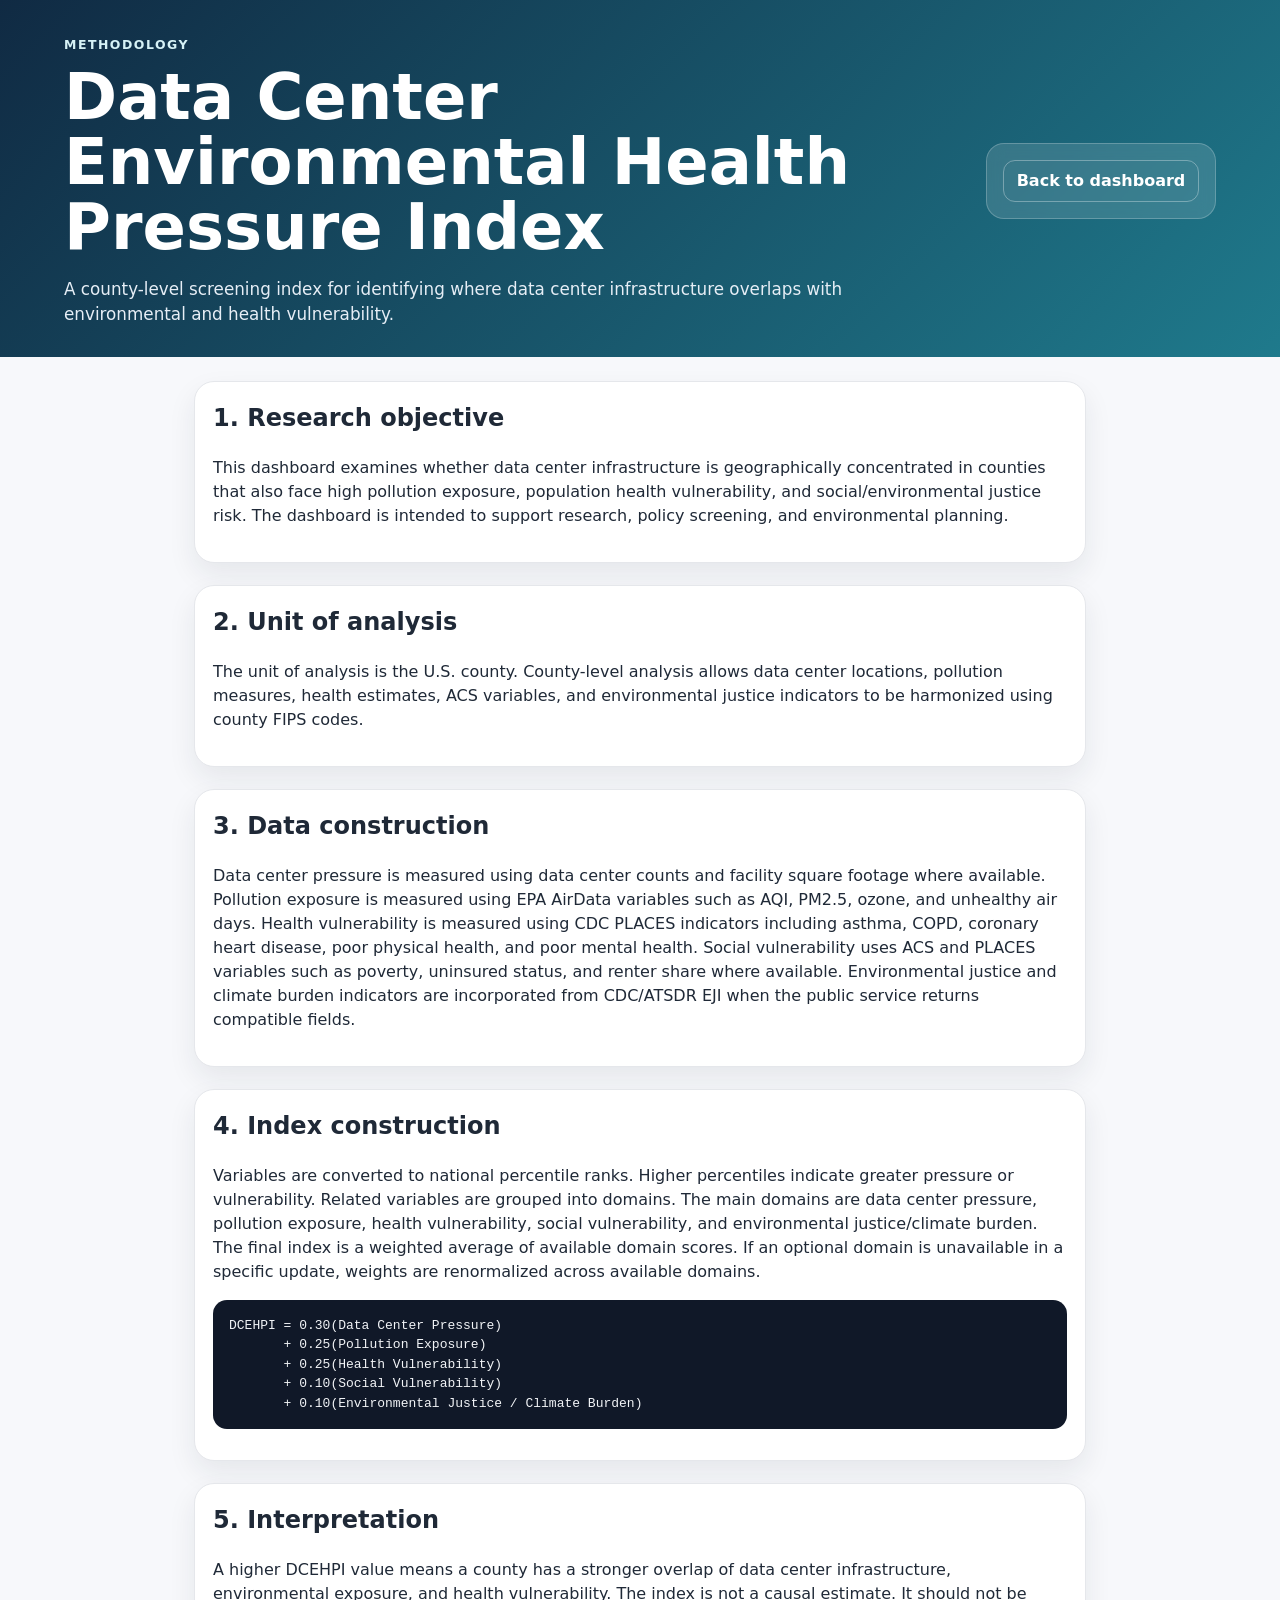
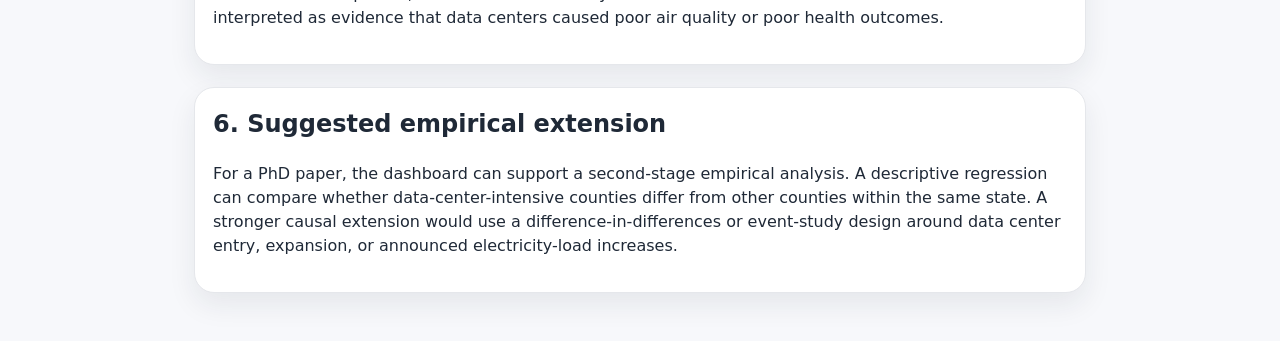
<file: docs/methodology.html>
<!doctype html>
<html lang="en">
<head>
  <meta charset="utf-8" />
  <meta name="viewport" content="width=device-width, initial-scale=1" />
  <title>Methodology | Data Center Environmental Health Pressure Dashboard</title>
  <link rel="stylesheet" href="assets/style.css" />
</head>
<body>
  <header class="hero small">
    <div>
      <p class="eyebrow">Methodology</p>
      <h1>Data Center Environmental Health Pressure Index</h1>
      <p class="subtitle">A county-level screening index for identifying where data center infrastructure overlaps with environmental and health vulnerability.</p>
    </div>
    <div class="hero-card"><a href="index.html">Back to dashboard</a></div>
  </header>

  <main class="methodology">
    <section class="panel">
      <h2>1. Research objective</h2>
      <p>This dashboard examines whether data center infrastructure is geographically concentrated in counties that also face high pollution exposure, population health vulnerability, and social/environmental justice risk. The dashboard is intended to support research, policy screening, and environmental planning.</p>
    </section>

    <section class="panel">
      <h2>2. Unit of analysis</h2>
      <p>The unit of analysis is the U.S. county. County-level analysis allows data center locations, pollution measures, health estimates, ACS variables, and environmental justice indicators to be harmonized using county FIPS codes.</p>
    </section>

    <section class="panel">
      <h2>3. Data construction</h2>
      <p>Data center pressure is measured using data center counts and facility square footage where available. Pollution exposure is measured using EPA AirData variables such as AQI, PM2.5, ozone, and unhealthy air days. Health vulnerability is measured using CDC PLACES indicators including asthma, COPD, coronary heart disease, poor physical health, and poor mental health. Social vulnerability uses ACS and PLACES variables such as poverty, uninsured status, and renter share where available. Environmental justice and climate burden indicators are incorporated from CDC/ATSDR EJI when the public service returns compatible fields.</p>
    </section>

    <section class="panel">
      <h2>4. Index construction</h2>
      <p>Variables are converted to national percentile ranks. Higher percentiles indicate greater pressure or vulnerability. Related variables are grouped into domains. The main domains are data center pressure, pollution exposure, health vulnerability, social vulnerability, and environmental justice/climate burden. The final index is a weighted average of available domain scores. If an optional domain is unavailable in a specific update, weights are renormalized across available domains.</p>
      <pre><code>DCEHPI = 0.30(Data Center Pressure)
       + 0.25(Pollution Exposure)
       + 0.25(Health Vulnerability)
       + 0.10(Social Vulnerability)
       + 0.10(Environmental Justice / Climate Burden)</code></pre>
    </section>

    <section class="panel">
      <h2>5. Interpretation</h2>
      <p>A higher DCEHPI value means a county has a stronger overlap of data center infrastructure, environmental exposure, and health vulnerability. The index is not a causal estimate. It should not be interpreted as evidence that data centers caused poor air quality or poor health outcomes.</p>
    </section>

    <section class="panel">
      <h2>6. Suggested empirical extension</h2>
      <p>For a PhD paper, the dashboard can support a second-stage empirical analysis. A descriptive regression can compare whether data-center-intensive counties differ from other counties within the same state. A stronger causal extension would use a difference-in-differences or event-study design around data center entry, expansion, or announced electricity-load increases.</p>
    </section>
  </main>
</body>
</html>
</file>
<file: docs/assets/style.css>
:root{
  --bg:#f7f8fb;
  --panel:#ffffff;
  --ink:#1f2937;
  --muted:#667085;
  --line:#e5e7eb;
  --accent:#214e83;
  --accent2:#1f7a8c;
  --warn:#a33a2d;
  --shadow:0 12px 28px rgba(31,41,55,.08);
}
*{box-sizing:border-box}
body{margin:0;background:var(--bg);color:var(--ink);font-family:Inter,system-ui,-apple-system,BlinkMacSystemFont,"Segoe UI",sans-serif;line-height:1.5}
a{color:var(--accent);text-decoration:none;font-weight:700}
.hero{display:flex;gap:24px;justify-content:space-between;align-items:flex-end;padding:36px 5vw 30px;background:linear-gradient(135deg,#102a43,#1f7a8c);color:white}
.hero.small{align-items:center}
.eyebrow{letter-spacing:.12em;text-transform:uppercase;font-size:.78rem;margin:0 0 10px;color:#d6f2f6;font-weight:700}
h1{font-size:clamp(2rem,5vw,4rem);line-height:1.02;margin:0;max-width:1050px}
.subtitle{font-size:1.05rem;max-width:930px;color:#e6eef6;margin:16px 0 0}
.hero-card{min-width:230px;background:rgba(255,255,255,.13);padding:16px;border:1px solid rgba(255,255,255,.22);border-radius:18px;display:grid;gap:10px;backdrop-filter:blur(8px)}
.hero-card a{color:white;border:1px solid rgba(255,255,255,.32);padding:8px 12px;border-radius:12px;text-align:center}
main{padding:24px 5vw 48px;display:grid;gap:22px}
.controls{display:grid;grid-template-columns:repeat(5,minmax(150px,1fr));gap:14px;background:var(--panel);border:1px solid var(--line);box-shadow:var(--shadow);padding:16px;border-radius:20px;align-items:end}
label{font-size:.84rem;font-weight:700;color:#344054;display:grid;gap:6px}
select,input,button{font:inherit;border:1px solid var(--line);border-radius:12px;padding:10px 12px;background:white;color:var(--ink)}
button{background:var(--accent);color:white;font-weight:700;cursor:pointer;border-color:var(--accent)}
.kpis{display:grid;grid-template-columns:repeat(4,1fr);gap:14px}
.kpi{background:var(--panel);border:1px solid var(--line);box-shadow:var(--shadow);border-radius:20px;padding:18px}
.kpi span{font-size:2rem;font-weight:800;color:var(--accent)}
.kpi p{margin:4px 0 0;color:var(--muted)}
.grid{display:grid;gap:22px}
.grid.two{grid-template-columns:1.25fr .85fr}
.panel{background:var(--panel);border:1px solid var(--line);box-shadow:var(--shadow);border-radius:20px;padding:18px;min-width:0}
.panel-title{display:flex;justify-content:space-between;gap:12px;align-items:flex-start;margin-bottom:12px}
.panel-title h2{margin:0;font-size:1.22rem}
.panel-title p{margin:3px 0 0;color:var(--muted);font-size:.92rem}
#map{height:570px;border-radius:16px;border:1px solid var(--line);overflow:hidden;background:#eaf2f6}
#scatter{height:420px}
.table-wrap{overflow:auto;max-height:420px;border:1px solid var(--line);border-radius:14px}
table{width:100%;border-collapse:collapse;font-size:.9rem}
th,td{padding:10px 12px;border-bottom:1px solid var(--line);text-align:left;white-space:nowrap}
th{position:sticky;top:0;background:#f9fafb;z-index:1;color:#344054}
tr:hover{background:#f5fbfd;cursor:pointer}
.profile-empty{color:var(--muted);border:1px dashed var(--line);padding:18px;border-radius:14px;background:#fafafa}
.profile h3{margin:.2rem 0 .4rem;font-size:1.35rem}
.profile .badge{display:inline-block;padding:6px 10px;border-radius:999px;background:#e8f4f8;color:#12505a;font-weight:800;font-size:.78rem;margin-bottom:12px}
.profile-grid{display:grid;grid-template-columns:repeat(2,1fr);gap:10px;margin-top:12px}
.profile-stat{border:1px solid var(--line);border-radius:14px;padding:12px;background:#fbfcfe}
.profile-stat span{display:block;font-size:.78rem;color:var(--muted);font-weight:700;text-transform:uppercase;letter-spacing:.04em}
.profile-stat strong{font-size:1.16rem;color:var(--ink)}
.method-note{font-size:1rem;color:#344054;margin:0}.methodology{max-width:1020px;margin:0 auto}.methodology h2{margin-top:0}pre{background:#101828;color:#f2f4f7;padding:16px;border-radius:14px;overflow:auto}footer{padding:20px 5vw 36px;color:var(--muted);font-size:.9rem}
.leaflet-popup-content{font-family:inherit}.legend{padding:8px 10px;background:white;border:1px solid var(--line);border-radius:10px;box-shadow:var(--shadow);font-size:.8rem}.legend i{display:inline-block;width:10px;height:10px;border-radius:999px;margin-right:6px}
@media(max-width:900px){.hero{display:grid}.controls{grid-template-columns:1fr}.kpis{grid-template-columns:1fr 1fr}.grid.two{grid-template-columns:1fr}#map{height:460px}.panel-title{display:block}}
@media(max-width:560px){.kpis{grid-template-columns:1fr}}
</file>
